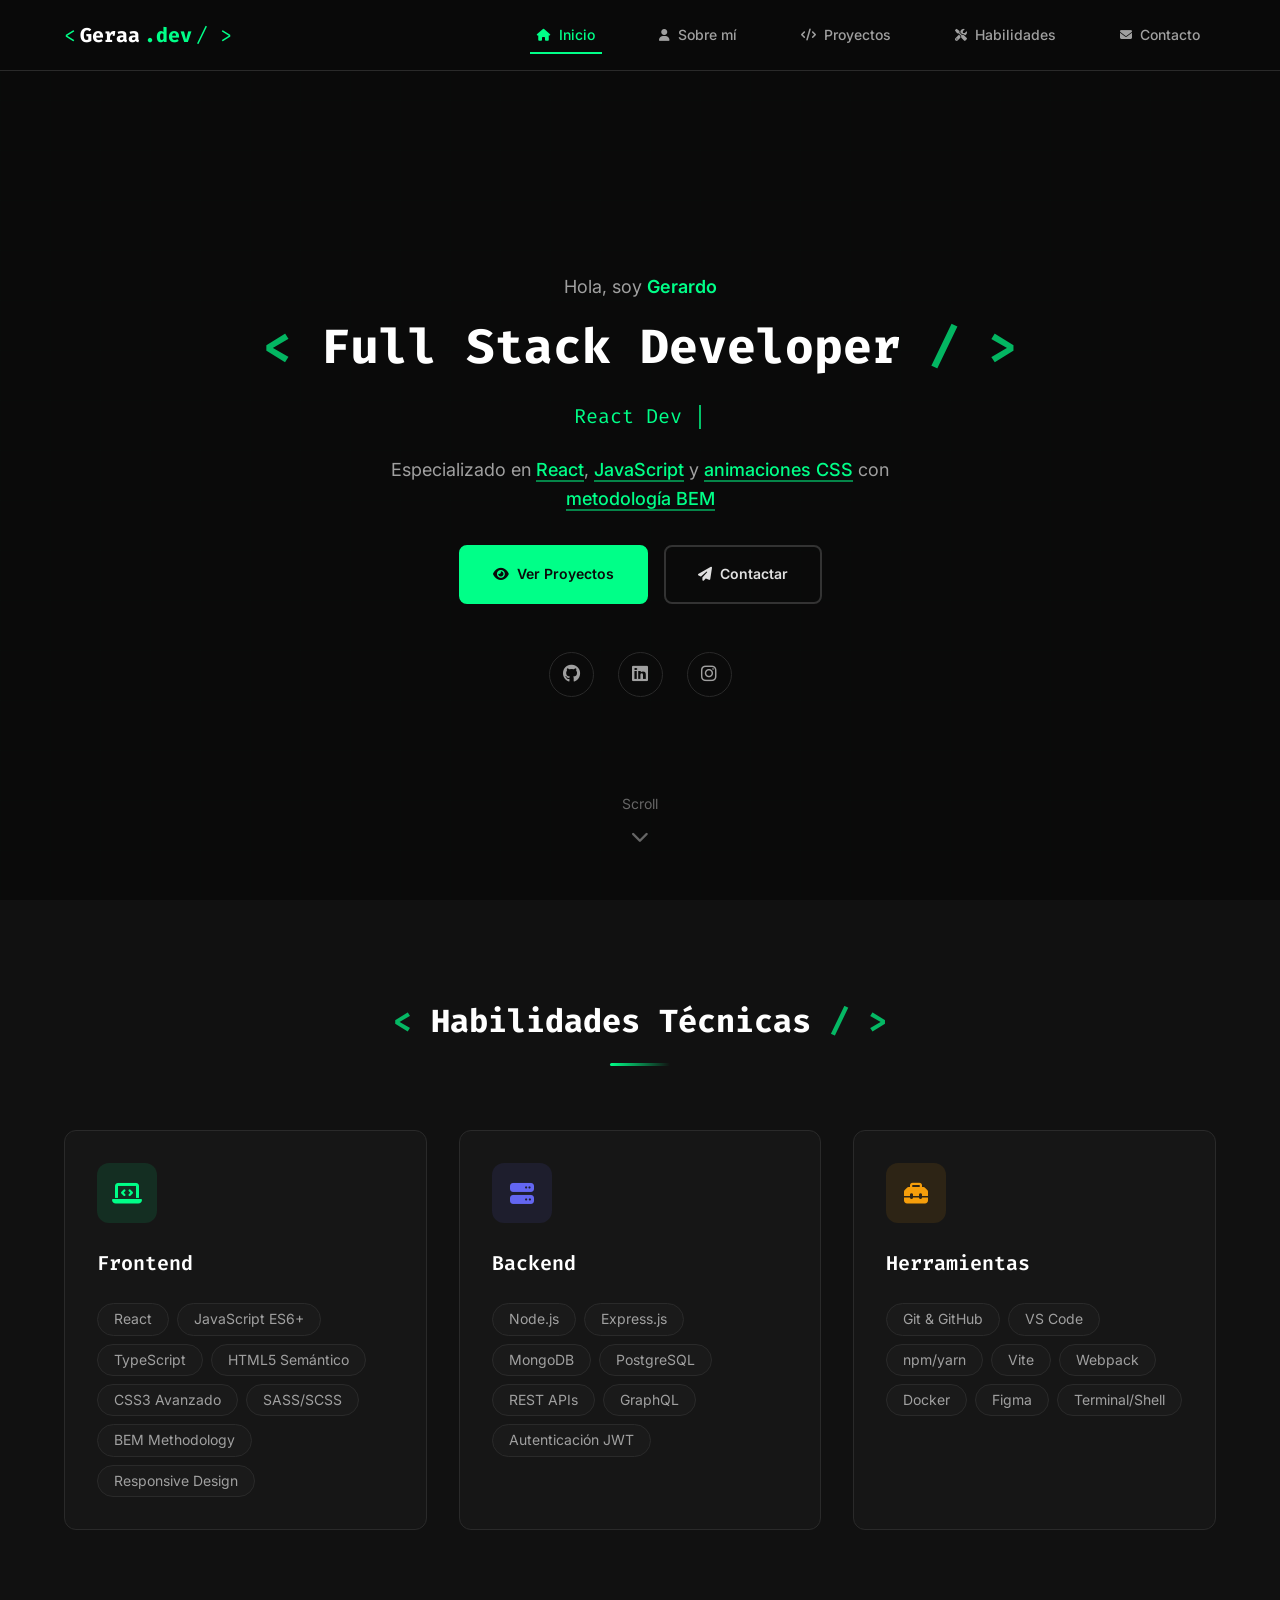
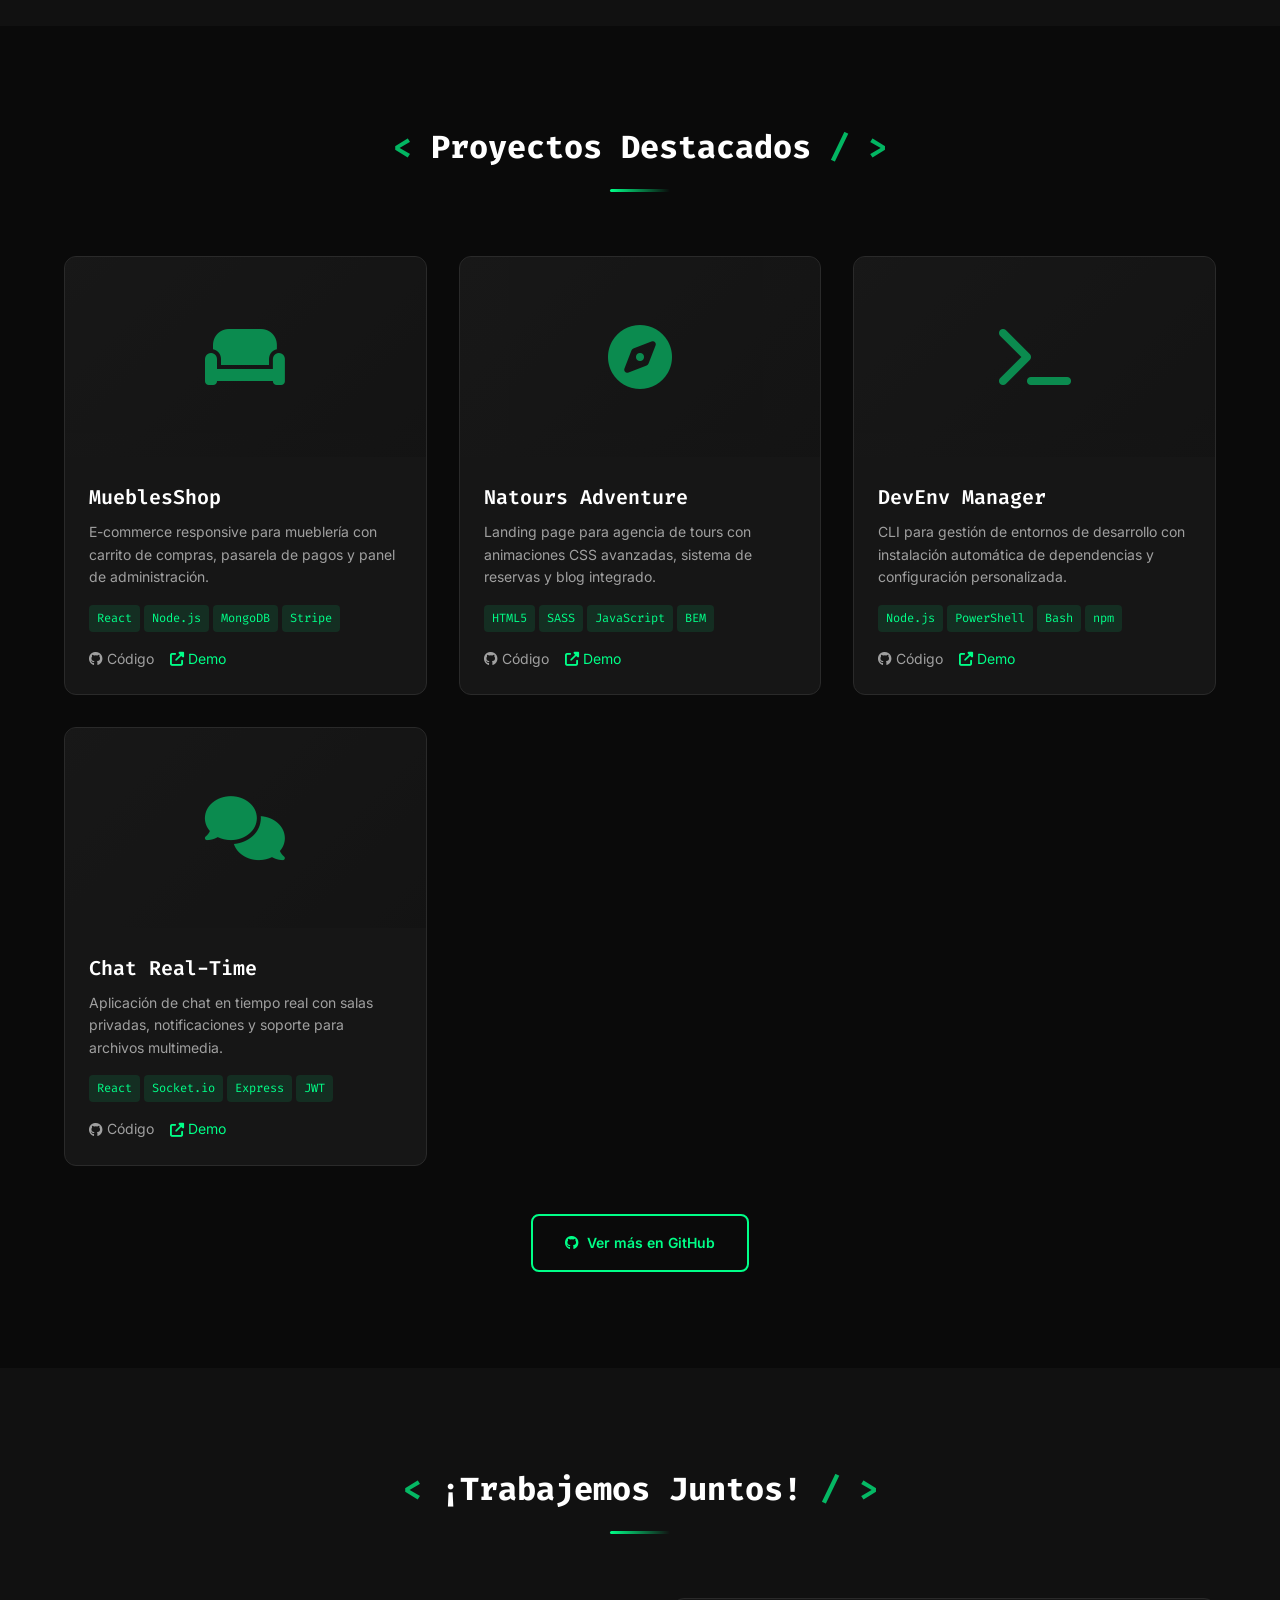
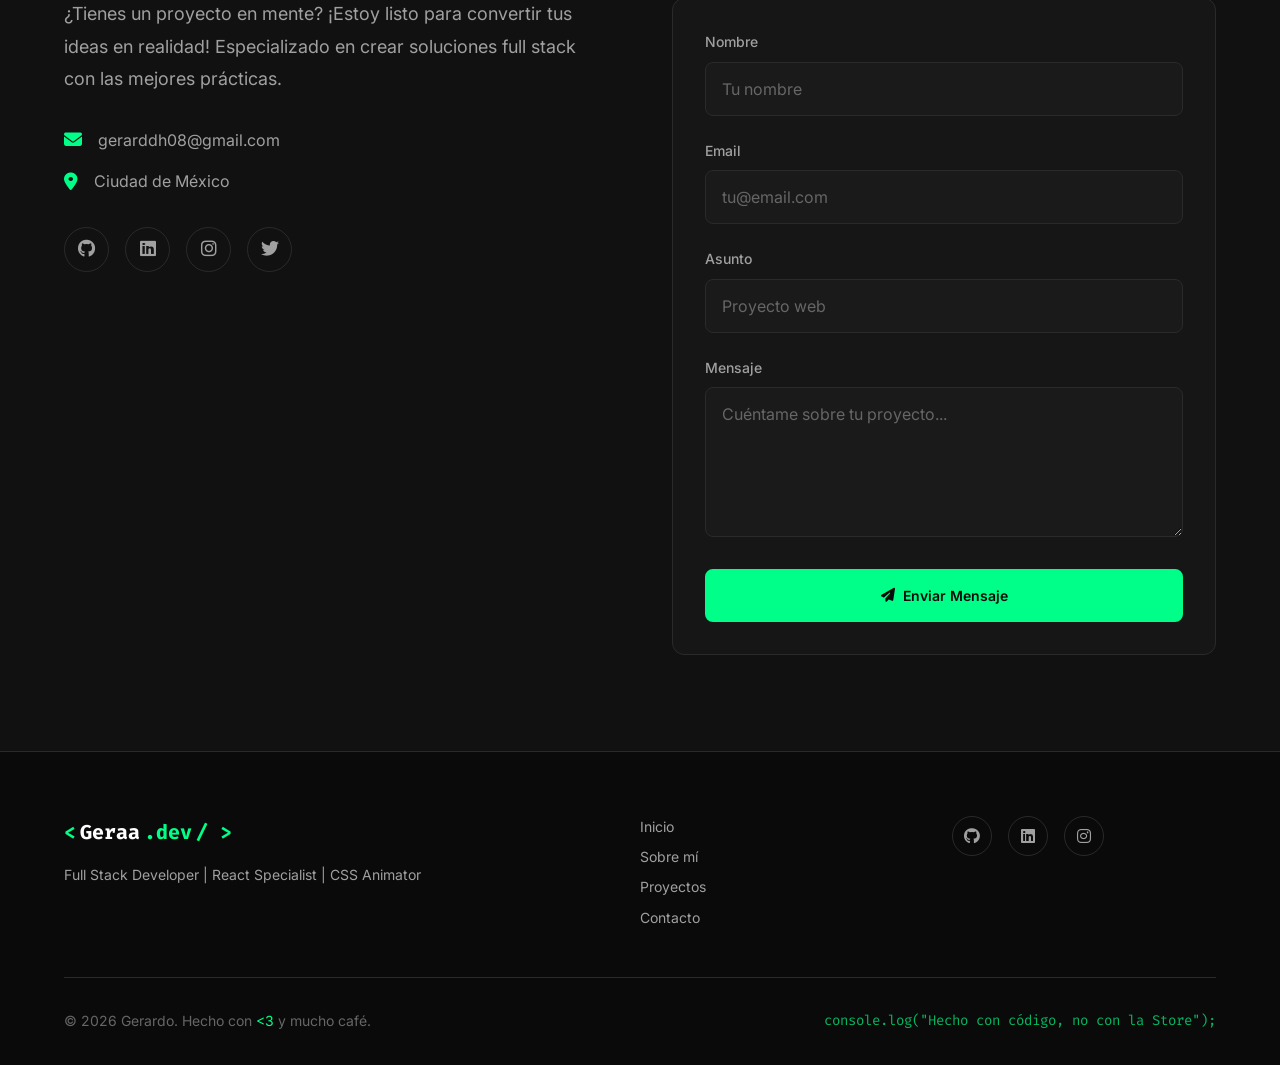
<file: index.html>
<!doctype html>
<html lang="es">
  <head>
    <meta charset="UTF-8" />
    <meta name="viewport" content="width=device-width, initial-scale=1.0" />
    <meta
      name="description"
      content="Portfolio de Gerardo - Desarrollador Full Stack especializado en React, JavaScript y animaciones CSS"
    />
    <meta
      name="keywords"
      content="Full Stack, React, JavaScript, CSS, Frontend, Backend, Portfolio"
    />
    <meta name="author" content="Gerardo" />
    <title>Gerardo | Full Stack Developer</title>
    <link rel="icon" type="image/svg+xml" href="data:image/svg+xml,%3Csvg xmlns='http://www.w3.org/2000/svg' viewBox='0 0 32 32'%3E%3Crect width='32' height='32' rx='4' fill='%231a1a2e'/%3E%3Ctext x='4' y='22' font-family='monospace' font-size='16' fill='%2300ff88' font-weight='bold'%3E%26gt%3B_%3C/text%3E%3C/svg%3E" />
    <link rel="stylesheet" href="style.css" />
    <!-- Google Fonts -->
    <link rel="preconnect" href="https://fonts.googleapis.com" />
    <link rel="preconnect" href="https://fonts.gstatic.com" crossorigin />
    <link
      href="https://fonts.googleapis.com/css2?family=Fira+Code:wght@300;400;500;600;700&family=Inter:wght@300;400;500;600;700&display=swap"
      rel="stylesheet"
    />
    <!-- Font Awesome para iconos -->
    <link
      rel="stylesheet"
      href="https://cdnjs.cloudflare.com/ajax/libs/font-awesome/6.4.0/css/all.min.css"
    />
  </head>
  <body>
    <!-- Header con navegación -->
    <header class="header">
      <nav class="nav container">
        <a href="index.html" class="nav__logo">
          <span class="nav__logo-text"><</span>Geraa<span
            class="nav__logo-accent"
            >.dev</span
          ><span class="nav__logo-text">/ ></span>
        </a>
        <button class="nav__toggle" id="nav-toggle" aria-label="Abrir menú">
          <i class="fas fa-bars"></i>
        </button>
        <ul class="nav__menu" id="nav-menu">
          <li class="nav__item">
            <a href="index.html" class="nav__link nav__link--active">
              <i class="fas fa-home"></i> Inicio
            </a>
          </li>
          <li class="nav__item">
            <a href="aboutme.html" class="nav__link">
              <i class="fas fa-user"></i> Sobre mí
            </a>
          </li>
          <li class="nav__item">
            <a href="#projects" class="nav__link">
              <i class="fas fa-code"></i> Proyectos
            </a>
          </li>
          <li class="nav__item">
            <a href="#skills" class="nav__link">
              <i class="fas fa-tools"></i> Habilidades
            </a>
          </li>
          <li class="nav__item">
            <a href="#contact" class="nav__link">
              <i class="fas fa-envelope"></i> Contacto
            </a>
          </li>
        </ul>
      </nav>
    </header>

    <main>
      <!-- Hero Section -->
      <section class="hero" id="hero">
        <div class="hero__background">
          <div class="hero__matrix" id="matrix-bg"></div>
        </div>
        <div class="hero__content container">
          <p class="hero__greeting">
            Hola, soy <span class="hero__name">Gerardo</span>
          </p>
          <h1 class="hero__title">
            <span class="hero__title-tag"><</span>
            Full Stack Developer
            <span class="hero__title-tag">/ ></span>
          </h1>
          <div class="hero__typing">
            <span class="hero__typing-text" id="typing-text"></span>
            <span class="hero__typing-cursor">|</span>
          </div>
          <p class="hero__description">
            Especializado en <span class="hero__highlight">React</span>,
            <span class="hero__highlight">JavaScript</span> y
            <span class="hero__highlight">animaciones CSS</span> con
            <span class="hero__highlight">metodología BEM</span>
          </p>
          <div class="hero__buttons">
            <a href="#projects" class="btn btn--primary">
              <i class="fas fa-eye"></i> Ver Proyectos
            </a>
            <a href="#contact" class="btn btn--secondary">
              <i class="fas fa-paper-plane"></i> Contactar
            </a>
          </div>
          <div class="hero__social">
            <a
              href="https://github.com/geraa-dev"
              target="_blank"
              class="hero__social-link"
              aria-label="GitHub"
            >
              <i class="fab fa-github"></i>
            </a>
            <a
              href="https://www.linkedin.com/in/gerardo-cervantes-15a504261/"
              target="_blank"
              class="hero__social-link"
              aria-label="LinkedIn"
            >
              <i class="fab fa-linkedin"></i>
            </a>
            <a
              href="https://instagram.com/geraa.js"
              target="_blank"
              class="hero__social-link"
              aria-label="Instagram"
            >
              <i class="fab fa-instagram"></i>
            </a>
          </div>
        </div>
        <div class="hero__scroll">
          <span>Scroll</span>
          <div class="hero__scroll-icon">
            <i class="fas fa-chevron-down"></i>
          </div>
        </div>
      </section>

      <!-- Skills Section -->
      <section class="skills section" id="skills">
        <div class="container">
          <h2 class="section__title">
            <span class="section__title-tag"><</span>
            Habilidades Técnicas
            <span class="section__title-tag">/ ></span>
          </h2>
          <div class="skills__grid">
            <!-- Frontend Skills -->
            <div class="skill-card">
              <div class="skill-card__icon skill-card__icon--frontend">
                <i class="fas fa-laptop-code"></i>
              </div>
              <h3 class="skill-card__title">Frontend</h3>
              <ul class="skill-card__list">
                <li><span class="skill-tag">React</span></li>
                <li><span class="skill-tag">JavaScript ES6+</span></li>
                <li><span class="skill-tag">TypeScript</span></li>
                <li><span class="skill-tag">HTML5 Semántico</span></li>
                <li><span class="skill-tag">CSS3 Avanzado</span></li>
                <li><span class="skill-tag">SASS/SCSS</span></li>
                <li><span class="skill-tag">BEM Methodology</span></li>
                <li><span class="skill-tag">Responsive Design</span></li>
              </ul>
            </div>

            <!-- Backend Skills -->
            <div class="skill-card">
              <div class="skill-card__icon skill-card__icon--backend">
                <i class="fas fa-server"></i>
              </div>
              <h3 class="skill-card__title">Backend</h3>
              <ul class="skill-card__list">
                <li><span class="skill-tag">Node.js</span></li>
                <li><span class="skill-tag">Express.js</span></li>
                <li><span class="skill-tag">MongoDB</span></li>
                <li><span class="skill-tag">PostgreSQL</span></li>
                <li><span class="skill-tag">REST APIs</span></li>
                <li><span class="skill-tag">GraphQL</span></li>
                <li><span class="skill-tag">Autenticación JWT</span></li>
              </ul>
            </div>

            <!-- Tools & Others -->
            <div class="skill-card">
              <div class="skill-card__icon skill-card__icon--tools">
                <i class="fas fa-toolbox"></i>
              </div>
              <h3 class="skill-card__title">Herramientas</h3>
              <ul class="skill-card__list">
                <li><span class="skill-tag">Git & GitHub</span></li>
                <li><span class="skill-tag">VS Code</span></li>
                <li><span class="skill-tag">npm/yarn</span></li>
                <li><span class="skill-tag">Vite</span></li>
                <li><span class="skill-tag">Webpack</span></li>
                <li><span class="skill-tag">Docker</span></li>
                <li><span class="skill-tag">Figma</span></li>
                <li><span class="skill-tag">Terminal/Shell</span></li>
              </ul>
            </div>
          </div>
        </div>
      </section>

      <!-- Projects Section -->
      <section class="projects section" id="projects">
        <div class="container">
          <h2 class="section__title">
            <span class="section__title-tag"><</span>
            Proyectos Destacados
            <span class="section__title-tag">/ ></span>
          </h2>
          <div class="projects__grid">
            <!-- Project 1 -->
            <article class="project-card">
              <div class="project-card__image">
                <div class="project-card__placeholder">
                  <i class="fas fa-couch"></i>
                </div>
              </div>
              <div class="project-card__content">
                <h3 class="project-card__title">MueblesShop</h3>
                <p class="project-card__description">
                  E-commerce responsive para mueblería con carrito de compras,
                  pasarela de pagos y panel de administración.
                </p>
                <div class="project-card__tech">
                  <span class="tech-tag">React</span>
                  <span class="tech-tag">Node.js</span>
                  <span class="tech-tag">MongoDB</span>
                  <span class="tech-tag">Stripe</span>
                </div>
                <div class="project-card__links">
                  <a
                    href="#"
                    class="project-card__link"
                    aria-label="Ver código"
                  >
                    <i class="fab fa-github"></i> Código
                  </a>
                  <a
                    href="#"
                    class="project-card__link project-card__link--demo"
                    aria-label="Ver demo"
                  >
                    <i class="fas fa-external-link-alt"></i> Demo
                  </a>
                </div>
              </div>
            </article>

            <!-- Project 2 -->
            <article class="project-card">
              <div class="project-card__image">
                <div class="project-card__placeholder">
                  <i class="fas fa-compass"></i>
                </div>
              </div>
              <div class="project-card__content">
                <h3 class="project-card__title">Natours Adventure</h3>
                <p class="project-card__description">
                  Landing page para agencia de tours con animaciones CSS
                  avanzadas, sistema de reservas y blog integrado.
                </p>
                <div class="project-card__tech">
                  <span class="tech-tag">HTML5</span>
                  <span class="tech-tag">SASS</span>
                  <span class="tech-tag">JavaScript</span>
                  <span class="tech-tag">BEM</span>
                </div>
                <div class="project-card__links">
                  <a
                    href="#"
                    class="project-card__link"
                    aria-label="Ver código"
                  >
                    <i class="fab fa-github"></i> Código
                  </a>
                  <a
                    href="#"
                    class="project-card__link project-card__link--demo"
                    aria-label="Ver demo"
                  >
                    <i class="fas fa-external-link-alt"></i> Demo
                  </a>
                </div>
              </div>
            </article>

            <!-- Project 3 -->
            <article class="project-card">
              <div class="project-card__image">
                <div class="project-card__placeholder">
                  <i class="fas fa-terminal"></i>
                </div>
              </div>
              <div class="project-card__content">
                <h3 class="project-card__title">DevEnv Manager</h3>
                <p class="project-card__description">
                  CLI para gestión de entornos de desarrollo con instalación
                  automática de dependencias y configuración personalizada.
                </p>
                <div class="project-card__tech">
                  <span class="tech-tag">Node.js</span>
                  <span class="tech-tag">PowerShell</span>
                  <span class="tech-tag">Bash</span>
                  <span class="tech-tag">npm</span>
                </div>
                <div class="project-card__links">
                  <a
                    href="#"
                    class="project-card__link"
                    aria-label="Ver código"
                  >
                    <i class="fab fa-github"></i> Código
                  </a>
                  <a
                    href="#"
                    class="project-card__link project-card__link--demo"
                    aria-label="Ver demo"
                  >
                    <i class="fas fa-external-link-alt"></i> Demo
                  </a>
                </div>
              </div>
            </article>

            <!-- Project 4 -->
            <article class="project-card">
              <div class="project-card__image">
                <div class="project-card__placeholder">
                  <i class="fas fa-comments"></i>
                </div>
              </div>
              <div class="project-card__content">
                <h3 class="project-card__title">Chat Real-Time</h3>
                <p class="project-card__description">
                  Aplicación de chat en tiempo real con salas privadas,
                  notificaciones y soporte para archivos multimedia.
                </p>
                <div class="project-card__tech">
                  <span class="tech-tag">React</span>
                  <span class="tech-tag">Socket.io</span>
                  <span class="tech-tag">Express</span>
                  <span class="tech-tag">JWT</span>
                </div>
                <div class="project-card__links">
                  <a
                    href="#"
                    class="project-card__link"
                    aria-label="Ver código"
                  >
                    <i class="fab fa-github"></i> Código
                  </a>
                  <a
                    href="#"
                    class="project-card__link project-card__link--demo"
                    aria-label="Ver demo"
                  >
                    <i class="fas fa-external-link-alt"></i> Demo
                  </a>
                </div>
              </div>
            </article>
          </div>
          <div class="projects__cta">
            <a
              href="https://github.com/geraa-dev"
              target="_blank"
              class="btn btn--outline"
            >
              <i class="fab fa-github"></i> Ver más en GitHub
            </a>
          </div>
        </div>
      </section>

      <!-- Contact Section -->
      <section class="contact section" id="contact">
        <div class="container">
          <h2 class="section__title">
            <span class="section__title-tag"><</span>
            ¡Trabajemos Juntos!
            <span class="section__title-tag">/ ></span>
          </h2>
          <div class="contact__content">
            <div class="contact__info">
              <p class="contact__text">
                ¿Tienes un proyecto en mente? ¡Estoy listo para convertir tus
                ideas en realidad! Especializado en crear soluciones full stack
                con las mejores prácticas.
              </p>
              <div class="contact__details">
                <div class="contact__item">
                  <i class="fas fa-envelope"></i>
                  <span>gerarddh08@gmail.com</span>
                </div>
                <div class="contact__item">
                  <i class="fas fa-map-marker-alt"></i>
                  <span>Ciudad de México</span>
                </div>
              </div>
              <div class="contact__social">
                <a
                  href="https://github.com/geraa-dev"
                  target="_blank"
                  class="contact__social-link"
                  aria-label="GitHub"
                >
                  <i class="fab fa-github"></i>
                </a>
                <a
                  href="https://www.linkedin.com/in/gerardo-cervantes-15a504261/"
                  target="_blank"
                  class="contact__social-link"
                  aria-label="LinkedIn"
                >
                  <i class="fab fa-linkedin"></i>
                </a>
                <a
                  href="https://instagram.com/geraa.js"
                  target="_blank"
                  class="contact__social-link"
                  aria-label="Instagram"
                >
                  <i class="fab fa-instagram"></i>
                </a>
                <a
                  href="https://x.com/geraajs"
                  target="_blank"
                  class="contact__social-link"
                  aria-label="Twitter"
                >
                  <i class="fab fa-twitter"></i>
                </a>
              </div>
            </div>
            <form class="contact__form" id="contact-form">
              <div class="form-group">
                <label for="name" class="form-label">Nombre</label>
                <input
                  type="text"
                  id="name"
                  name="name"
                  class="form-input"
                  required
                  placeholder="Tu nombre"
                />
              </div>
              <div class="form-group">
                <label for="email" class="form-label">Email</label>
                <input
                  type="email"
                  id="email"
                  name="email"
                  class="form-input"
                  required
                  placeholder="tu@email.com"
                />
              </div>
              <div class="form-group">
                <label for="subject" class="form-label">Asunto</label>
                <input
                  type="text"
                  id="subject"
                  name="subject"
                  class="form-input"
                  required
                  placeholder="Proyecto web"
                />
              </div>
              <div class="form-group">
                <label for="message" class="form-label">Mensaje</label>
                <textarea
                  id="message"
                  name="message"
                  class="form-textarea"
                  required
                  placeholder="Cuéntame sobre tu proyecto..."
                ></textarea>
              </div>
              <button type="submit" class="btn btn--primary btn--full">
                <i class="fas fa-paper-plane"></i> Enviar Mensaje
              </button>
            </form>
          </div>
        </div>
      </section>
    </main>

    <!-- Footer -->
    <footer class="footer">
      <div class="container">
        <div class="footer__content">
          <div class="footer__brand">
            <a href="index.html" class="footer__logo">
              <span class="footer__logo-text"><</span>Geraa<span
                class="footer__logo-accent"
                >.dev</span
              ><span class="footer__logo-text">/ ></span>
            </a>
            <p class="footer__tagline">
              Full Stack Developer | React Specialist | CSS Animator
            </p>
          </div>
          <div class="footer__links">
            <a href="index.html" class="footer__link">Inicio</a>
            <a href="aboutme.html" class="footer__link">Sobre mí</a>
            <a href="#projects" class="footer__link">Proyectos</a>
            <a href="#contact" class="footer__link">Contacto</a>
          </div>
          <div class="footer__social">
            <a
              href="https://github.com/geraa-dev"
              target="_blank"
              aria-label="GitHub"
              ><i class="fab fa-github"></i
            ></a>
            <a
              href="https://www.linkedin.com/in/gerardo-cervantes-15a504261/"
              target="_blank"
              aria-label="LinkedIn"
              ><i class="fab fa-linkedin"></i
            ></a>
            <a
              href="https://instagram.com/geraa.js"
              target="_blank"
              aria-label="Instagram"
              ><i class="fab fa-instagram"></i
            ></a>
          </div>
        </div>
        <div class="footer__bottom">
          <p>
            &copy; 2026 Gerardo. Hecho con
            <span class="footer__heart"><3</span> y mucho café.
          </p>
          <p class="footer__code">
            console.log("Hecho con código, no con la Store");
          </p>
        </div>
      </div>
    </footer>

    <!-- Scripts -->
    <script src="script.js"></script>
  </body>
</html>
</file>
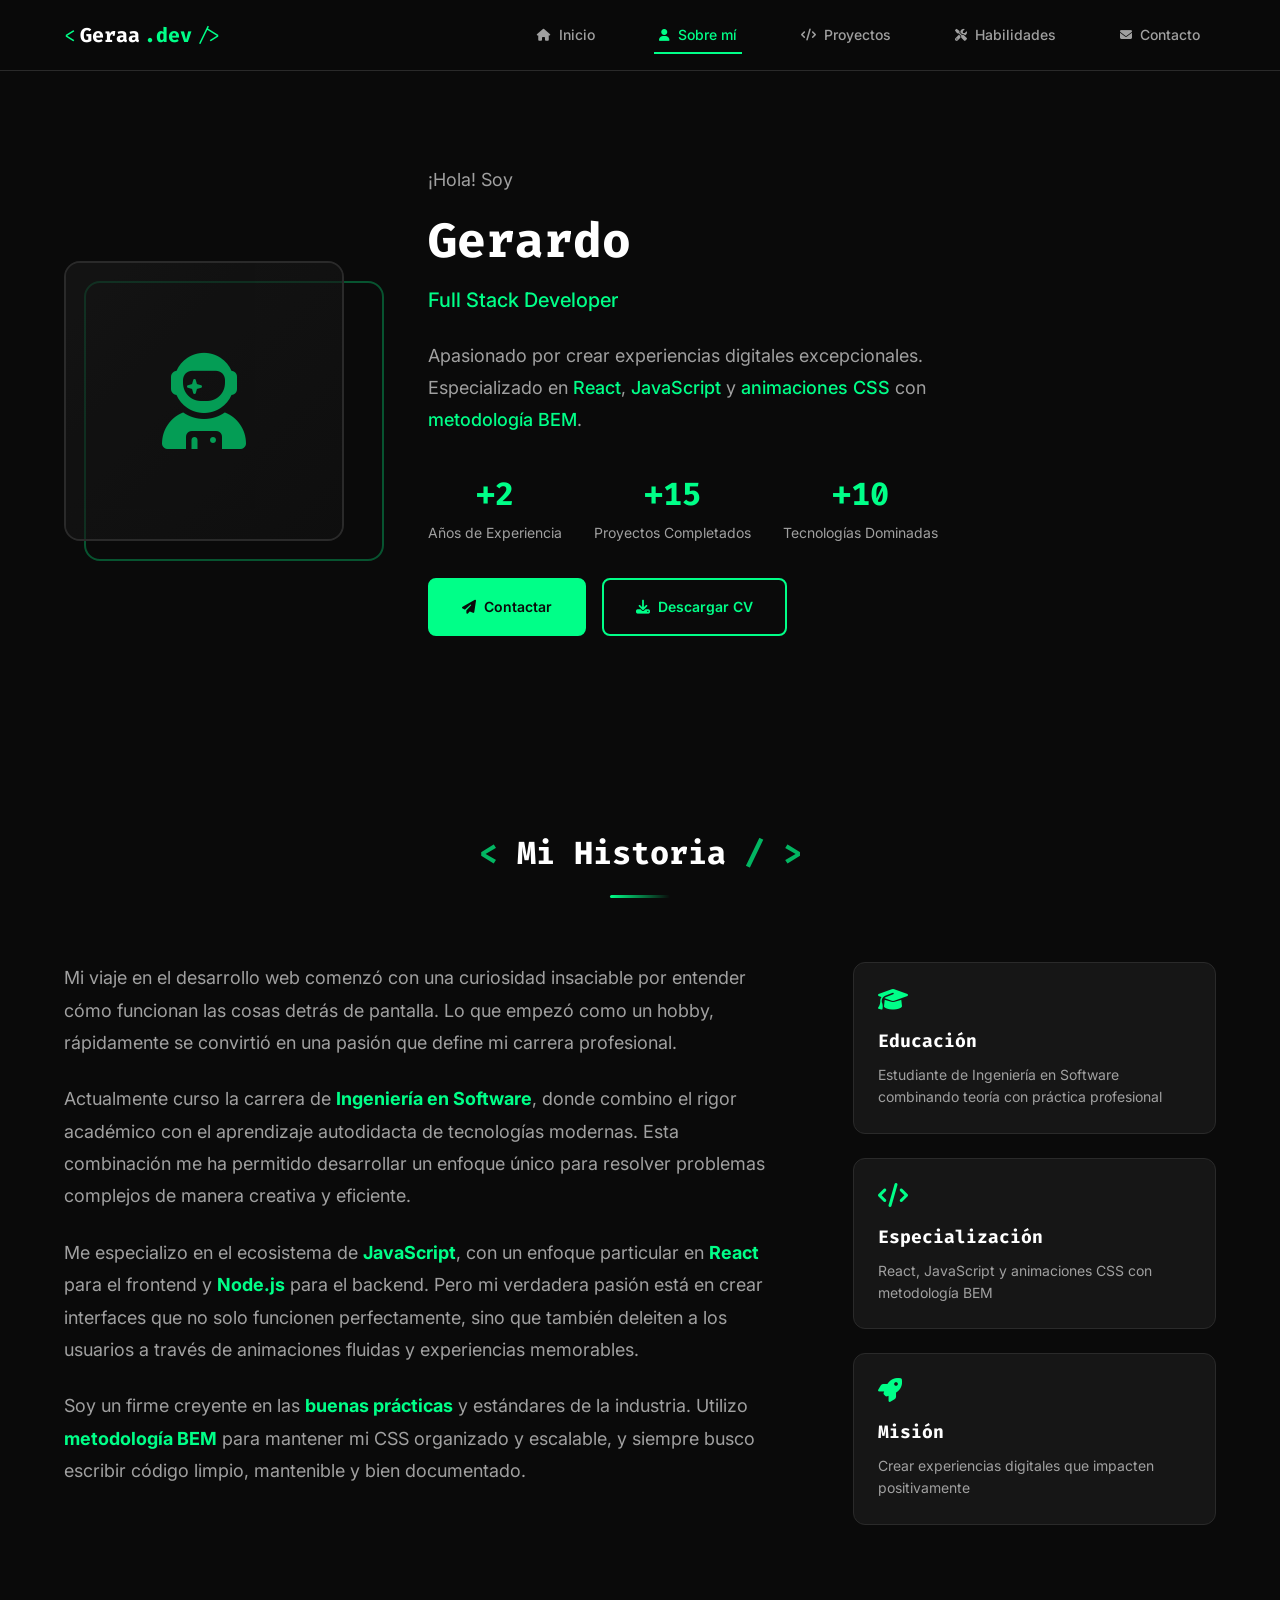
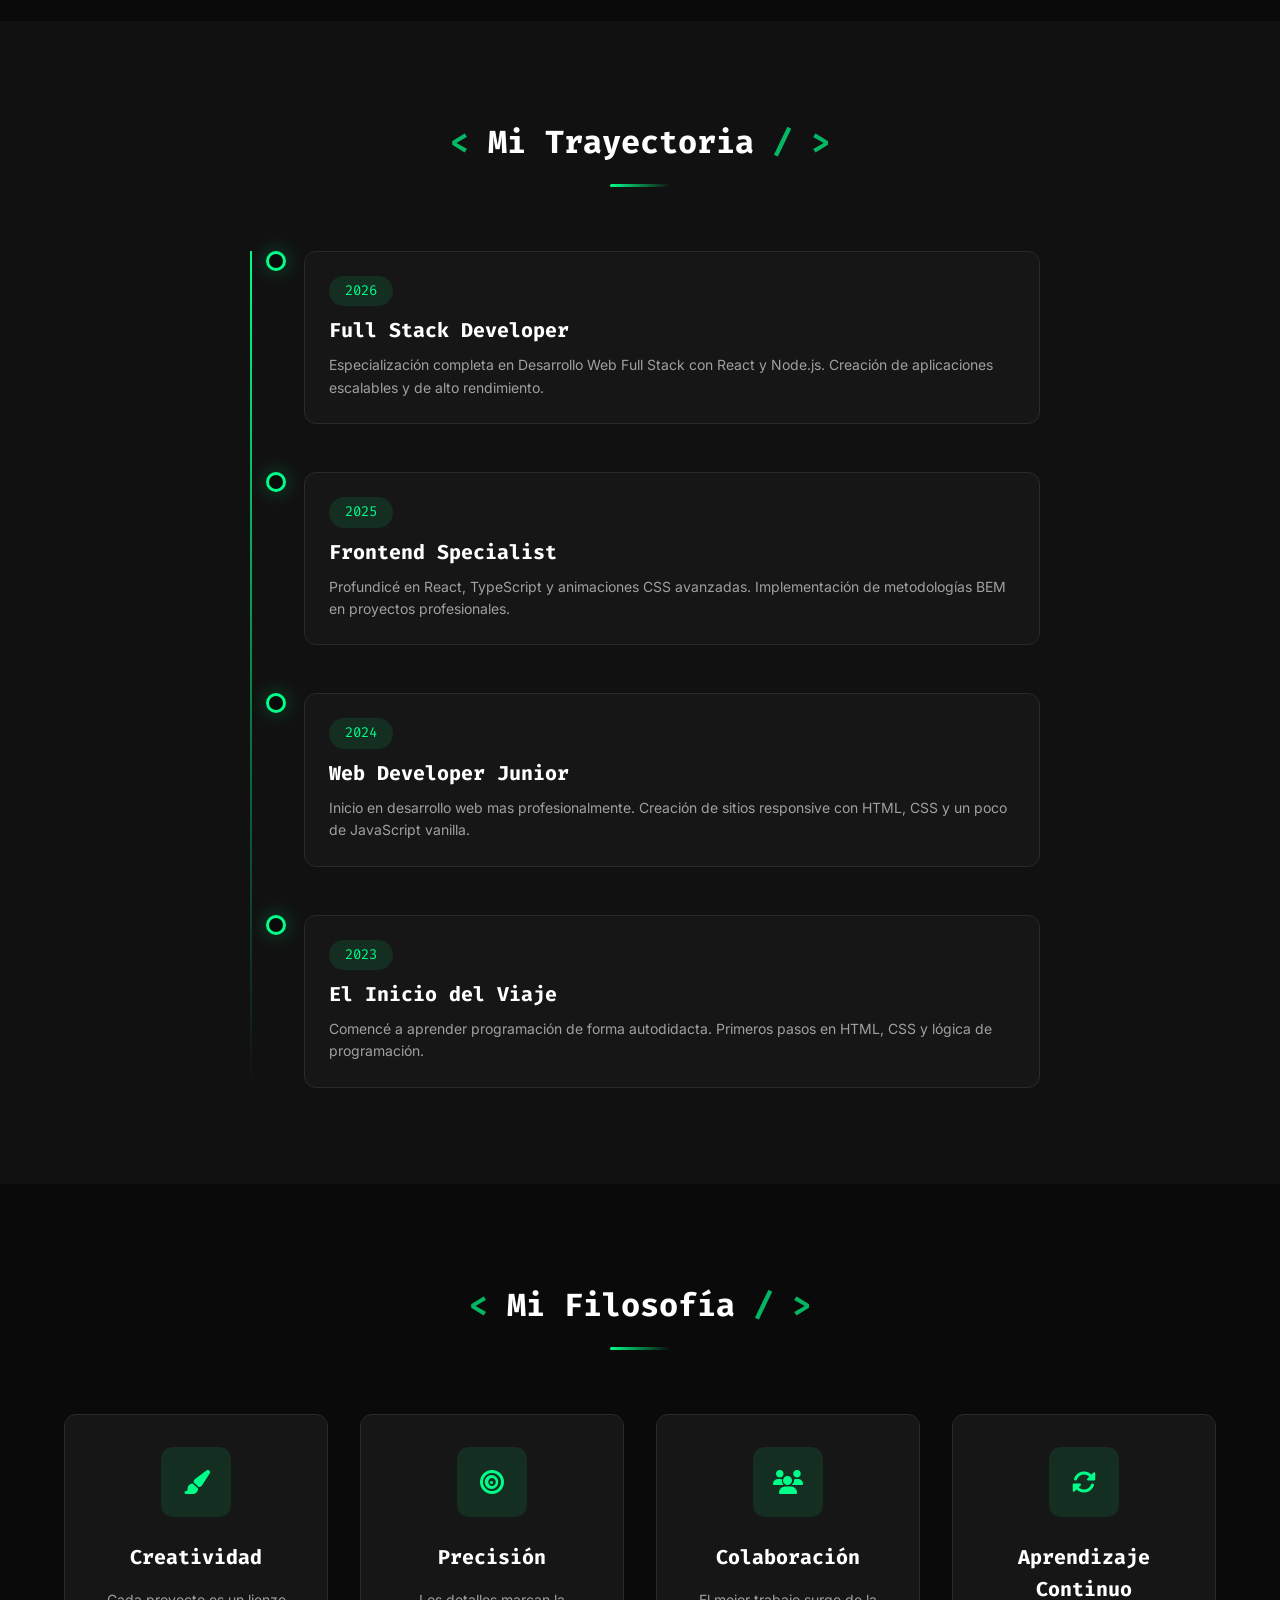
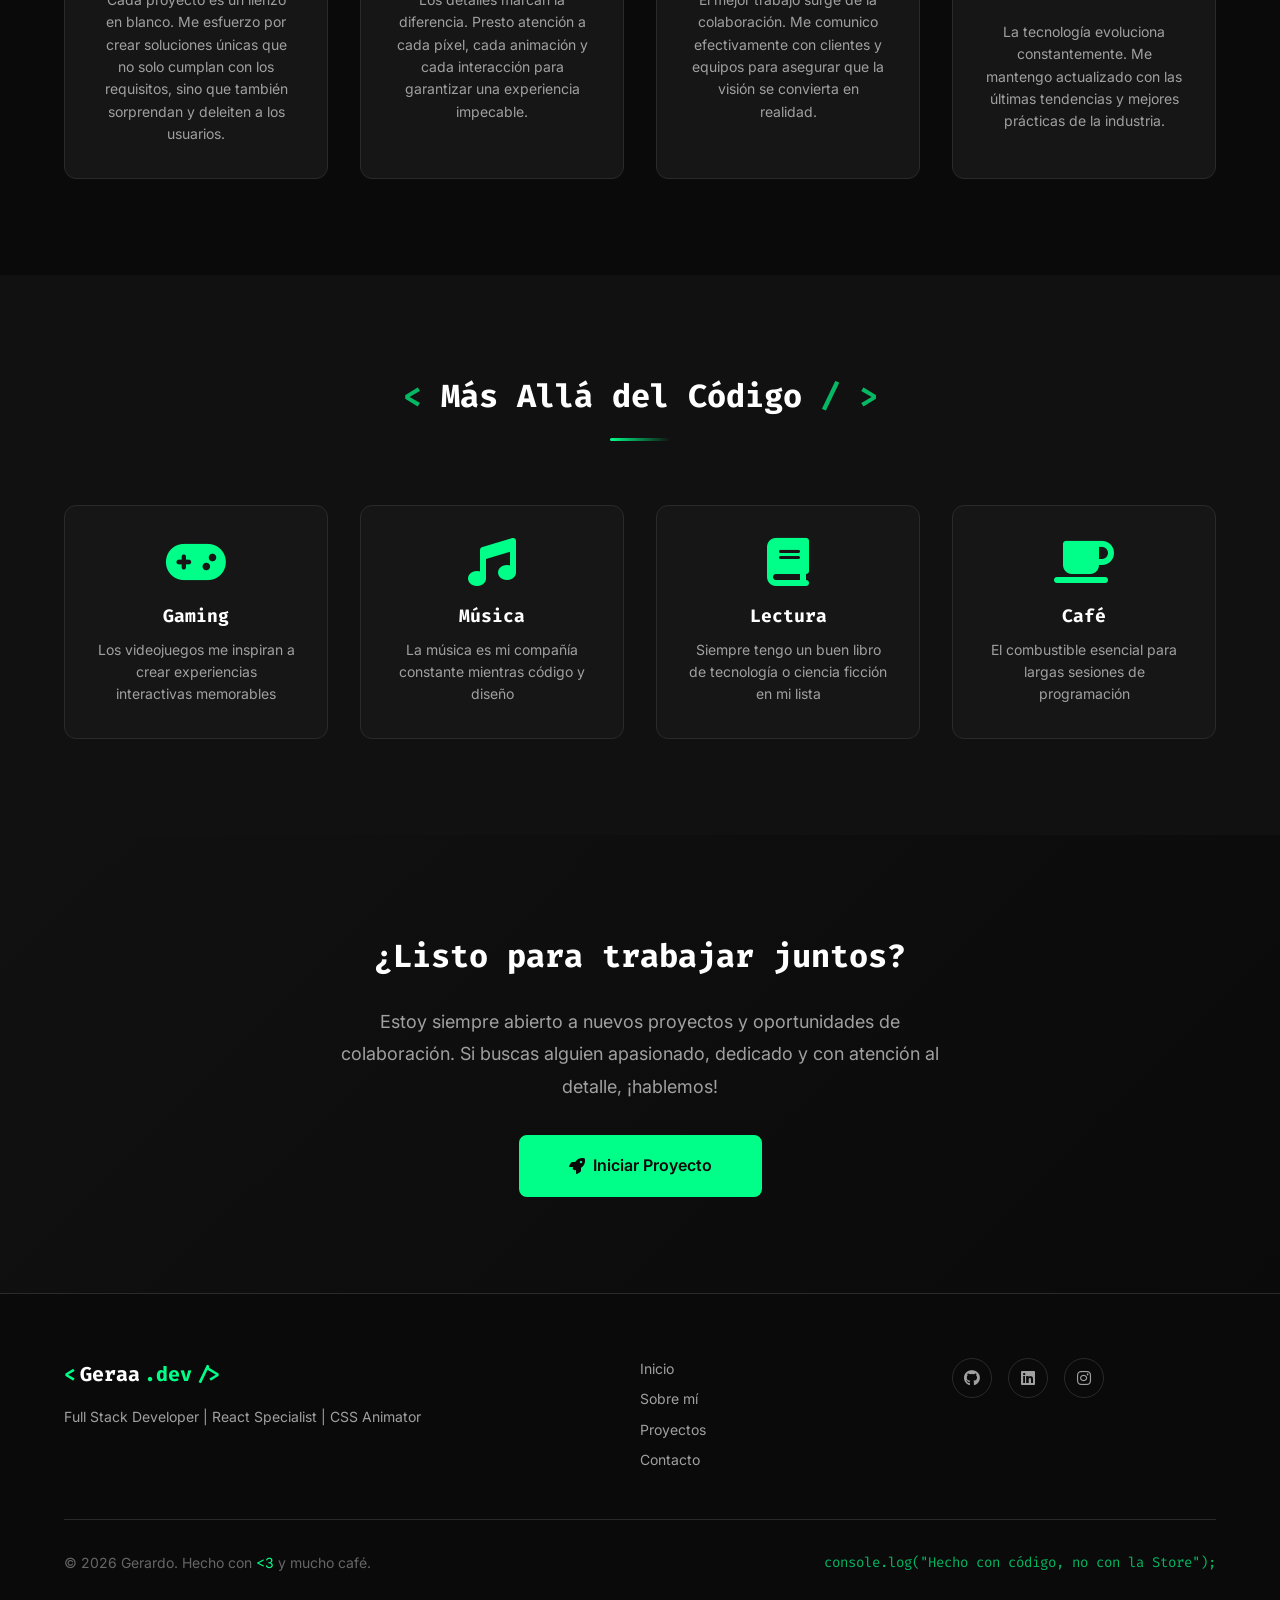
<file: aboutme.html>
<!doctype html>
<html lang="es">
  <head>
    <meta charset="UTF-8" />
    <meta name="viewport" content="width=device-width, initial-scale=1.0" />
    <meta
      name="description"
      content="Sobre mí - Gerardo, Desarrollador Full Stack especializado en React y JavaScript"
    />
    <meta
      name="keywords"
      content="Full Stack, React, JavaScript, CSS, Frontend, Backend, Sobre mí"
    />
    <meta name="author" content="Gerardo" />
    <title>Sobre mí | Gerardo - Full Stack Developer</title>
    <link
      rel="icon"
      type="image/svg+xml"
      href="data:image/svg+xml,%3Csvg xmlns='http://www.w3.org/2000/svg' viewBox='0 0 32 32'%3E%3Crect width='32' height='32' rx='4' fill='%231a1a2e'/%3E%3Ctext x='4' y='22' font-family='monospace' font-size='16' fill='%2300ff88' font-weight='bold'%3E%26gt%3B_%3C/text%3E%3C/svg%3E"
    />
    <link rel="stylesheet" href="style.css" />
    <!-- Google Fonts -->
    <link rel="preconnect" href="https://fonts.googleapis.com" />
    <link rel="preconnect" href="https://fonts.gstatic.com" crossorigin />
    <link
      href="https://fonts.googleapis.com/css2?family=Fira+Code:wght@300;400;500;600;700&family=Inter:wght@300;400;500;600;700&display=swap"
      rel="stylesheet"
    />
    <!-- Font Awesome para iconos -->
    <link
      rel="stylesheet"
      href="https://cdnjs.cloudflare.com/ajax/libs/font-awesome/6.4.0/css/all.min.css"
    />
  </head>
  <body>
    <!-- Header con navegación -->
    <header class="header">
      <nav class="nav container">
        <a href="index.html" class="nav__logo">
          <span class="nav__logo-text"><</span>Geraa<span
            class="nav__logo-accent"
            >.dev</span
          ><span class="nav__logo-text">/></span>
        </a>
        <button class="nav__toggle" id="nav-toggle" aria-label="Abrir menú">
          <i class="fas fa-bars"></i>
        </button>
        <ul class="nav__menu" id="nav-menu">
          <li class="nav__item">
            <a href="index.html" class="nav__link">
              <i class="fas fa-home"></i> Inicio
            </a>
          </li>
          <li class="nav__item">
            <a href="aboutme.html" class="nav__link nav__link--active">
              <i class="fas fa-user"></i> Sobre mí
            </a>
          </li>
          <li class="nav__item">
            <a href="index.html#projects" class="nav__link">
              <i class="fas fa-code"></i> Proyectos
            </a>
          </li>
          <li class="nav__item">
            <a href="index.html#skills" class="nav__link">
              <i class="fas fa-tools"></i> Habilidades
            </a>
          </li>
          <li class="nav__item">
            <a href="index.html#contact" class="nav__link">
              <i class="fas fa-envelope"></i> Contacto
            </a>
          </li>
        </ul>
      </nav>
    </header>

    <main>
      <!-- About Hero Section -->
      <section class="about-hero">
        <div class="container">
          <div class="about-hero__content">
            <div class="about-hero__image">
              <div class="about-hero__image-wrapper">
                <div class="about-hero__placeholder">
                  <i class="fas fa-user-astronaut"></i>
                </div>
              </div>
              <div class="about-hero__image-decoration"></div>
            </div>
            <div class="about-hero__info">
              <p class="about-hero__greeting">¡Hola! Soy</p>
              <h1 class="about-hero__title">Gerardo</h1>
              <p class="about-hero__subtitle">Full Stack Developer</p>
              <p class="about-hero__description">
                Apasionado por crear experiencias digitales excepcionales.
                Especializado en <span class="highlight">React</span>,
                <span class="highlight">JavaScript</span> y
                <span class="highlight">animaciones CSS</span> con
                <span class="highlight">metodología BEM</span>.
              </p>
              <div class="about-hero__stats">
                <div class="stat">
                  <span class="stat__number">+2</span>
                  <span class="stat__label">Años de Experiencia</span>
                </div>
                <div class="stat">
                  <span class="stat__number">+15</span>
                  <span class="stat__label">Proyectos Completados</span>
                </div>
                <div class="stat">
                  <span class="stat__number">+10</span>
                  <span class="stat__label">Tecnologías Dominadas</span>
                </div>
              </div>
              <div class="about-hero__buttons">
                <a href="index.html#contact" class="btn btn--primary">
                  <i class="fas fa-paper-plane"></i> Contactar
                </a>
                <a href="#" class="btn btn--outline">
                  <i class="fas fa-download"></i> Descargar CV
                </a>
              </div>
            </div>
          </div>
        </div>
      </section>

      <!-- Story Section -->
      <section class="about-story section">
        <div class="container">
          <h2 class="section__title">
            <span class="section__title-tag"><</span>
            Mi Historia
            <span class="section__title-tag">/ ></span>
          </h2>
          <div class="about-story__content">
            <div class="about-story__text">
              <p>
                Mi viaje en el desarrollo web comenzó con una curiosidad
                insaciable por entender cómo funcionan las cosas detrás de
                pantalla. Lo que empezó como un hobby, rápidamente se convirtió
                en una pasión que define mi carrera profesional.
              </p>
              <p>
                Actualmente curso la carrera de <strong>Ingeniería en Software</strong>,
                donde combino el rigor académico con el aprendizaje autodidacta
                de tecnologías modernas. Esta combinación me ha permitido
                desarrollar un enfoque único para resolver problemas complejos
                de manera creativa y eficiente.
              </p>
              <p>
                Me especializo en el ecosistema de <strong>JavaScript</strong>,
                con un enfoque particular en <strong>React</strong> para el
                frontend y <strong>Node.js</strong>
                para el backend. Pero mi verdadera pasión está en crear
                interfaces que no solo funcionen perfectamente, sino que también
                deleiten a los usuarios a través de animaciones fluidas y
                experiencias memorables.
              </p>
              <p>
                Soy un firme creyente en las <strong>buenas prácticas</strong> y
                estándares de la industria. Utilizo
                <strong>metodología BEM</strong> para mantener mi CSS organizado
                y escalable, y siempre busco escribir código limpio, mantenible
                y bien documentado.
              </p>
            </div>
            <div class="about-story__highlights">
              <div class="highlight-card">
                <i class="fas fa-graduation-cap"></i>
                <h3>Educación</h3>
                <p>
                  Estudiante de Ingeniería en Software combinando teoría con práctica
                  profesional
                </p>
              </div>
              <div class="highlight-card">
                <i class="fas fa-code"></i>
                <h3>Especialización</h3>
                <p>React, JavaScript y animaciones CSS con metodología BEM</p>
              </div>
              <div class="highlight-card">
                <i class="fas fa-rocket"></i>
                <h3>Misión</h3>
                <p>Crear experiencias digitales que impacten positivamente</p>
              </div>
            </div>
          </div>
        </div>
      </section>

      <!-- Timeline Section -->
      <section class="about-timeline section">
        <div class="container">
          <h2 class="section__title">
            <span class="section__title-tag"><</span>
            Mi Trayectoria
            <span class="section__title-tag">/ ></span>
          </h2>
          <div class="timeline">
            <div class="timeline__item">
              <div class="timeline__marker"></div>
              <div class="timeline__content">
                <span class="timeline__year">2026</span>
                <h3 class="timeline__title">Full Stack Developer</h3>
                <p class="timeline__description">
                  Especialización completa en Desarrollo Web Full Stack con
                  React y Node.js. Creación de aplicaciones escalables y de alto
                  rendimiento.
                </p>
              </div>
            </div>
            <div class="timeline__item">
              <div class="timeline__marker"></div>
              <div class="timeline__content">
                <span class="timeline__year">2025</span>
                <h3 class="timeline__title">Frontend Specialist</h3>
                <p class="timeline__description">
                  Profundicé en React, TypeScript y animaciones CSS avanzadas.
                  Implementación de metodologías BEM en proyectos profesionales.
                </p>
              </div>
            </div>
            <div class="timeline__item">
              <div class="timeline__marker"></div>
              <div class="timeline__content">
                <span class="timeline__year">2024</span>
                <h3 class="timeline__title">Web Developer Junior</h3>
                <p class="timeline__description">
                  Inicio en desarrollo web mas profesionalmente. Creación de
                  sitios responsive con HTML, CSS y un poco de JavaScript vanilla.
                </p>
              </div>
            </div>
            <div class="timeline__item">
              <div class="timeline__marker"></div>
              <div class="timeline__content">
                <span class="timeline__year">2023</span>
                <h3 class="timeline__title">El Inicio del Viaje</h3>
                <p class="timeline__description">
                  Comencé a aprender programación de forma autodidacta. Primeros
                  pasos en HTML, CSS y lógica de programación.
                </p>
              </div>
            </div>
          </div>
        </div>
      </section>

      <!-- Philosophy Section -->
      <section class="about-philosophy section">
        <div class="container">
          <h2 class="section__title">
            <span class="section__title-tag"><</span>
            Mi Filosofía
            <span class="section__title-tag">/ ></span>
          </h2>
          <div class="philosophy__grid">
            <div class="philosophy__card">
              <div class="philosophy__icon">
                <i class="fas fa-paint-brush"></i>
              </div>
              <h3 class="philosophy__title">Creatividad</h3>
              <p class="philosophy__text">
                Cada proyecto es un lienzo en blanco. Me esfuerzo por crear
                soluciones únicas que no solo cumplan con los requisitos, sino
                que también sorprendan y deleiten a los usuarios.
              </p>
            </div>
            <div class="philosophy__card">
              <div class="philosophy__icon">
                <i class="fas fa-bullseye"></i>
              </div>
              <h3 class="philosophy__title">Precisión</h3>
              <p class="philosophy__text">
                Los detalles marcan la diferencia. Presto atención a cada píxel,
                cada animación y cada interacción para garantizar una
                experiencia impecable.
              </p>
            </div>
            <div class="philosophy__card">
              <div class="philosophy__icon">
                <i class="fas fa-users"></i>
              </div>
              <h3 class="philosophy__title">Colaboración</h3>
              <p class="philosophy__text">
                El mejor trabajo surge de la colaboración. Me comunico
                efectivamente con clientes y equipos para asegurar que la visión
                se convierta en realidad.
              </p>
            </div>
            <div class="philosophy__card">
              <div class="philosophy__icon">
                <i class="fas fa-sync-alt"></i>
              </div>
              <h3 class="philosophy__title">Aprendizaje Continuo</h3>
              <p class="philosophy__text">
                La tecnología evoluciona constantemente. Me mantengo actualizado
                con las últimas tendencias y mejores prácticas de la industria.
              </p>
            </div>
          </div>
        </div>
      </section>

      <!-- Interests Section -->
      <section class="about-interests section">
        <div class="container">
          <h2 class="section__title">
            <span class="section__title-tag"><</span>
            Más Allá del Código
            <span class="section__title-tag">/ ></span>
          </h2>
          <div class="interests__grid">
            <div class="interest-card">
              <i class="fas fa-gamepad"></i>
              <h3>Gaming</h3>
              <p>
                Los videojuegos me inspiran a crear experiencias interactivas
                memorables
              </p>
            </div>
            <div class="interest-card">
              <i class="fas fa-music"></i>
              <h3>Música</h3>
              <p>La música es mi compañía constante mientras código y diseño</p>
            </div>
            <div class="interest-card">
              <i class="fas fa-book"></i>
              <h3>Lectura</h3>
              <p>
                Siempre tengo un buen libro de tecnología o ciencia ficción en
                mi lista
              </p>
            </div>
            <div class="interest-card">
              <i class="fas fa-coffee"></i>
              <h3>Café</h3>
              <p>
                El combustible esencial para largas sesiones de programación
              </p>
            </div>
          </div>
        </div>
      </section>

      <!-- CTA Section -->
      <section class="about-cta section">
        <div class="container">
          <div class="about-cta__content">
            <h2>¿Listo para trabajar juntos?</h2>
            <p>
              Estoy siempre abierto a nuevos proyectos y oportunidades de
              colaboración. Si buscas alguien apasionado, dedicado y con
              atención al detalle, ¡hablemos!
            </p>
            <a href="index.html#contact" class="btn btn--primary btn--large">
              <i class="fas fa-rocket"></i> Iniciar Proyecto
            </a>
          </div>
        </div>
      </section>
    </main>

    <!-- Footer -->
    <footer class="footer">
      <div class="container">
        <div class="footer__content">
          <div class="footer__brand">
            <a href="index.html" class="footer__logo">
              <span class="footer__logo-text"><</span>Geraa<span
                class="footer__logo-accent"
                >.dev</span
              ><span class="footer__logo-text">/></span>
            </a>
            <p class="footer__tagline">
              Full Stack Developer | React Specialist | CSS Animator
            </p>
          </div>
          <div class="footer__links">
            <a href="index.html" class="footer__link">Inicio</a>
            <a href="aboutme.html" class="footer__link">Sobre mí</a>
            <a href="index.html#projects" class="footer__link">Proyectos</a>
            <a href="index.html#contact" class="footer__link">Contacto</a>
          </div>
          <div class="footer__social">
            <a href="https://github.com" target="_blank" aria-label="GitHub"
              ><i class="fab fa-github"></i
            ></a>
            <a href="https://linkedin.com" target="_blank" aria-label="LinkedIn"
              ><i class="fab fa-linkedin"></i
            ></a>
            <a
              href="https://instagram.com/geraa.js"
              target="_blank"
              aria-label="Instagram"
              ><i class="fab fa-instagram"></i
            ></a>
          </div>
        </div>
        <div class="footer__bottom">
          <p>
            &copy; 2026 Gerardo. Hecho con
            <span class="footer__heart"><3</span> y mucho café.
          </p>
          <p class="footer__code">
            console.log("Hecho con código, no con la Store");
          </p>
        </div>
      </div>
    </footer>

    <!-- Scripts -->
    <script src="script.js"></script>
  </body>
</html>
</file>
<file: style.css>
/* ============================================
   PORTFOLIO - GERARDO | FULL STACK DEVELOPER
   Metodología BEM + Animaciones CSS
   Paleta: Gris/Negro con toques verde hacker
   ============================================ */

/* ============================================
   1. VARIABLES CSS (Custom Properties)
   ============================================ */
:root {
    /* Colores principales - Tema hacker */
    --color-bg-primary: #0a0a0a;
    --color-bg-secondary: #111111;
    --color-bg-tertiary: #1a1a1a;
    --color-bg-card: #161616;
    
    /* Color de acento - Verde hacker */
    --color-accent: #00ff88;
    --color-accent-dark: #00cc6a;
    --color-accent-light: #33ff99;
    --color-accent-glow: rgba(0, 255, 136, 0.3);
    --color-accent-subtle: rgba(0, 255, 136, 0.1);
    
    /* Colores de texto */
    --color-text-primary: #e0e0e0;
    --color-text-secondary: #a0a0a0;
    --color-text-tertiary: #666666;
    --color-text-highlight: #ffffff;
    
    /* Colores de bordes */
    --color-border: #2a2a2a;
    --color-border-light: #333333;
    --color-border-accent: var(--color-accent);
    
    /* Tipografía */
    --font-primary: 'Inter', -apple-system, BlinkMacSystemFont, sans-serif;
    --font-mono: 'Fira Code', 'Consolas', monospace;
    
    /* Tamaños de fuente */
    --text-xs: 0.75rem;
    --text-sm: 0.875rem;
    --text-base: 1rem;
    --text-lg: 1.125rem;
    --text-xl: 1.25rem;
    --text-2xl: 1.5rem;
    --text-3xl: 2rem;
    --text-4xl: 2.5rem;
    --text-5xl: 3rem;
    --text-6xl: 4rem;
    
    /* Espaciado */
    --space-xs: 0.25rem;
    --space-sm: 0.5rem;
    --space-md: 1rem;
    --space-lg: 1.5rem;
    --space-xl: 2rem;
    --space-2xl: 3rem;
    --space-3xl: 4rem;
    --space-4xl: 6rem;
    
    /* Bordes redondeados */
    --radius-sm: 4px;
    --radius-md: 8px;
    --radius-lg: 12px;
    --radius-xl: 16px;
    --radius-full: 9999px;
    
    /* Sombras */
    --shadow-sm: 0 1px 2px rgba(0, 0, 0, 0.3);
    --shadow-md: 0 4px 6px rgba(0, 0, 0, 0.4);
    --shadow-lg: 0 10px 15px rgba(0, 0, 0, 0.5);
    --shadow-xl: 0 20px 25px rgba(0, 0, 0, 0.6);
    --shadow-glow: 0 0 20px var(--color-accent-glow);
    
    /* Transiciones */
    --transition-fast: 150ms ease;
    --transition-base: 250ms ease;
    --transition-slow: 350ms ease;
    --transition-slower: 500ms ease;
    
    /* Z-index */
    --z-dropdown: 100;
    --z-sticky: 200;
    --z-fixed: 300;
    --z-modal-backdrop: 400;
    --z-modal: 500;
    --z-tooltip: 600;
}

/* ============================================
   2. RESET & BASE
   ============================================ */
*,
*::before,
*::after {
    margin: 0;
    padding: 0;
    box-sizing: border-box;
}

html {
    scroll-behavior: smooth;
    font-size: 16px;
}

body {
    font-family: var(--font-primary);
    font-size: var(--text-base);
    line-height: 1.6;
    color: var(--color-text-primary);
    background-color: var(--color-bg-primary);
    overflow-x: hidden;
    -webkit-font-smoothing: antialiased;
    -moz-osx-font-smoothing: grayscale;
}

/* Selección de texto personalizada */
::selection {
    background-color: var(--color-accent);
    color: var(--color-bg-primary);
}

/* Scrollbar personalizada */
::-webkit-scrollbar {
    width: 8px;
    height: 8px;
}

::-webkit-scrollbar-track {
    background: var(--color-bg-secondary);
}

::-webkit-scrollbar-thumb {
    background: var(--color-border-light);
    border-radius: var(--radius-full);
}

::-webkit-scrollbar-thumb:hover {
    background: var(--color-accent);
}

/* Enlaces */
a {
    color: inherit;
    text-decoration: none;
    transition: color var(--transition-base);
}

/* Imágenes */
img {
    max-width: 100%;
    height: auto;
    display: block;
}

/* Listas */
ul, ol {
    list-style: none;
}

/* Botones */
button {
    font-family: inherit;
    cursor: pointer;
    border: none;
    background: none;
}

/* Inputs */
input, textarea {
    font-family: inherit;
    font-size: inherit;
}

/* ============================================
   3. UTILIDADES
   ============================================ */
.container {
    width: 100%;
    max-width: 1200px;
    margin: 0 auto;
    padding: 0 var(--space-lg);
}

.section {
    padding: var(--space-4xl) 0;
}

/* ============================================
   4. HEADER & NAVEGACIÓN
   ============================================ */
.header {
    position: fixed;
    top: 0;
    left: 0;
    width: 100%;
    z-index: var(--z-fixed);
    background-color: rgba(10, 10, 10, 0.95);
    backdrop-filter: blur(10px);
    border-bottom: 1px solid var(--color-border);
    transition: all var(--transition-base);
}

.header--scrolled {
    box-shadow: var(--shadow-md);
}

.nav {
    display: flex;
    justify-content: space-between;
    align-items: center;
    height: 70px;
}

.nav__logo {
    font-family: var(--font-mono);
    font-size: var(--text-xl);
    font-weight: 700;
    color: var(--color-text-highlight);
    display: flex;
    align-items: center;
    gap: var(--space-xs);
}

.nav__logo:hover {
    color: var(--color-accent);
}

.nav__logo-text {
    color: var(--color-accent);
    font-weight: 400;
}

.nav__logo-accent {
    color: var(--color-accent);
}

.nav__menu {
    display: flex;
    gap: var(--space-xl);
}

.nav__item {
    position: relative;
}

.nav__link {
    font-size: var(--text-sm);
    font-weight: 500;
    color: var(--color-text-secondary);
    padding: var(--space-sm) var(--space-md);
    display: flex;
    align-items: center;
    gap: var(--space-sm);
    transition: color var(--transition-base);
    position: relative;
}

.nav__link::after {
    content: '';
    position: absolute;
    bottom: 0;
    left: 50%;
    transform: translateX(-50%);
    width: 0;
    height: 2px;
    background: var(--color-accent);
    transition: width var(--transition-base);
}

.nav__link:hover,
.nav__link--active {
    color: var(--color-accent);
}

.nav__link:hover::after,
.nav__link--active::after {
    width: 80%;
}

.nav__link i {
    font-size: var(--text-xs);
}

/* Toggle menú móvil */
.nav__toggle {
    display: none;
    font-size: var(--text-xl);
    color: var(--color-text-primary);
    padding: var(--space-sm);
    transition: color var(--transition-base);
}

.nav__toggle:hover {
    color: var(--color-accent);
}

/* ============================================
   5. HERO SECTION
   ============================================ */
.hero {
    position: relative;
    min-height: 100vh;
    display: flex;
    align-items: center;
    justify-content: center;
    padding-top: 70px;
    overflow: hidden;
}

.hero__background {
    position: absolute;
    top: 0;
    left: 0;
    width: 100%;
    height: 100%;
    z-index: -1;
}

.hero__matrix {
    position: absolute;
    top: 0;
    left: 0;
    width: 100%;
    height: 100%;
    opacity: 0.05;
    background-image: 
        linear-gradient(rgba(0, 255, 136, 0.1) 1px, transparent 1px),
        linear-gradient(90deg, rgba(0, 255, 136, 0.1) 1px, transparent 1px);
    background-size: 50px 50px;
    animation: matrixMove 20s linear infinite;
}

@keyframes matrixMove {
    0% { transform: translate(0, 0); }
    100% { transform: translate(50px, 50px); }
}

.hero__content {
    text-align: center;
    z-index: 1;
    padding: var(--space-xl);
}

.hero__greeting {
    font-size: var(--text-lg);
    color: var(--color-text-secondary);
    margin-bottom: var(--space-md);
    animation: fadeInUp 0.8s ease forwards;
    animation-delay: 0.2s;
    opacity: 0;
}

.hero__name {
    color: var(--color-accent);
    font-weight: 600;
}

.hero__title {
    font-family: var(--font-mono);
    font-size: var(--text-5xl);
    font-weight: 700;
    color: var(--color-text-highlight);
    margin-bottom: var(--space-lg);
    line-height: 1.2;
    animation: fadeInUp 0.8s ease forwards;
    animation-delay: 0.4s;
    opacity: 0;
}

.hero__title-tag {
    color: var(--color-accent);
    opacity: 0.7;
}

.hero__typing {
    font-family: var(--font-mono);
    font-size: var(--text-xl);
    color: var(--color-accent);
    margin-bottom: var(--space-lg);
    min-height: 1.5em;
    animation: fadeInUp 0.8s ease forwards;
    animation-delay: 0.6s;
    opacity: 0;
}

.hero__typing-cursor {
    animation: blink 0.7s infinite;
    color: var(--color-accent);
}

@keyframes blink {
    0%, 50% { opacity: 1; }
    51%, 100% { opacity: 0; }
}

.hero__description {
    font-size: var(--text-lg);
    color: var(--color-text-secondary);
    max-width: 600px;
    margin: 0 auto var(--space-xl);
    animation: fadeInUp 0.8s ease forwards;
    animation-delay: 0.8s;
    opacity: 0;
}

.hero__highlight {
    color: var(--color-accent);
    font-weight: 500;
    position: relative;
}

.hero__highlight::after {
    content: '';
    position: absolute;
    bottom: -2px;
    left: 0;
    width: 100%;
    height: 2px;
    background: var(--color-accent);
    opacity: 0.5;
}

.hero__buttons {
    display: flex;
    gap: var(--space-md);
    justify-content: center;
    flex-wrap: wrap;
    margin-bottom: var(--space-2xl);
    animation: fadeInUp 0.8s ease forwards;
    animation-delay: 1s;
    opacity: 0;
}

.hero__social {
    display: flex;
    justify-content: center;
    gap: var(--space-lg);
    animation: fadeInUp 0.8s ease forwards;
    animation-delay: 1.2s;
    opacity: 0;
}

.hero__social-link {
    width: 45px;
    height: 45px;
    display: flex;
    align-items: center;
    justify-content: center;
    border: 1px solid var(--color-border);
    border-radius: var(--radius-full);
    color: var(--color-text-secondary);
    font-size: var(--text-lg);
    transition: all var(--transition-base);
}

.hero__social-link:hover {
    color: var(--color-accent);
    border-color: var(--color-accent);
    transform: translateY(-3px);
    box-shadow: var(--shadow-glow);
}

.hero__scroll {
    position: absolute;
    bottom: var(--space-2xl);
    left: 50%;
    transform: translateX(-50%);
    display: flex;
    flex-direction: column;
    align-items: center;
    gap: var(--space-sm);
    color: var(--color-text-tertiary);
    font-size: var(--text-sm);
    animation: bounce 2s infinite;
}

.hero__scroll-icon {
    font-size: var(--text-lg);
}

@keyframes bounce {
    0%, 20%, 50%, 80%, 100% { transform: translateX(-50%) translateY(0); }
    40% { transform: translateX(-50%) translateY(-10px); }
    60% { transform: translateX(-50%) translateY(-5px); }
}

@keyframes fadeInUp {
    from {
        opacity: 0;
        transform: translateY(30px);
    }
    to {
        opacity: 1;
        transform: translateY(0);
    }
}

/* ============================================
   6. BOTONES
   ============================================ */
.btn {
    display: inline-flex;
    align-items: center;
    justify-content: center;
    gap: var(--space-sm);
    padding: var(--space-md) var(--space-xl);
    font-size: var(--text-sm);
    font-weight: 600;
    border-radius: var(--radius-md);
    transition: all var(--transition-base);
    cursor: pointer;
    position: relative;
    overflow: hidden;
}

.btn--primary {
    background: var(--color-accent);
    color: var(--color-bg-primary);
    border: 2px solid var(--color-accent);
}

.btn--primary:hover {
    background: transparent;
    color: var(--color-accent);
    box-shadow: var(--shadow-glow);
    transform: translateY(-2px);
}

.btn--secondary {
    background: transparent;
    color: var(--color-text-primary);
    border: 2px solid var(--color-border-light);
}

.btn--secondary:hover {
    border-color: var(--color-accent);
    color: var(--color-accent);
    transform: translateY(-2px);
}

.btn--outline {
    background: transparent;
    color: var(--color-accent);
    border: 2px solid var(--color-accent);
}

.btn--outline:hover {
    background: var(--color-accent);
    color: var(--color-bg-primary);
    box-shadow: var(--shadow-glow);
}

.btn--full {
    width: 100%;
}

/* Efecto de onda al hacer click */
.btn::after {
    content: '';
    position: absolute;
    width: 100%;
    height: 100%;
    top: 0;
    left: 0;
    pointer-events: none;
    background-image: radial-gradient(circle, #fff 10%, transparent 10.01%);
    background-repeat: no-repeat;
    background-position: 50%;
    transform: scale(10, 10);
    opacity: 0;
    transition: transform 0.5s, opacity 1s;
}

.btn:active::after {
    transform: scale(0, 0);
    opacity: 0.3;
    transition: 0s;
}

/* ============================================
   7. SECCIÓN - TÍTULOS
   ============================================ */
.section__title {
    font-family: var(--font-mono);
    font-size: var(--text-3xl);
    font-weight: 700;
    color: var(--color-text-highlight);
    text-align: center;
    margin-bottom: var(--space-3xl);
    position: relative;
}

.section__title-tag {
    color: var(--color-accent);
    opacity: 0.7;
}

/* Línea decorativa bajo el título */
.section__title::after {
    content: '';
    display: block;
    width: 60px;
    height: 3px;
    background: linear-gradient(90deg, var(--color-accent), transparent);
    margin: var(--space-md) auto 0;
    border-radius: var(--radius-full);
}

/* ============================================
   8. SKILLS SECTION
   ============================================ */
.skills {
    background-color: var(--color-bg-secondary);
}

.skills__grid {
    display: grid;
    grid-template-columns: repeat(auto-fit, minmax(300px, 1fr));
    gap: var(--space-xl);
}

.skill-card {
    background: var(--color-bg-card);
    border: 1px solid var(--color-border);
    border-radius: var(--radius-lg);
    padding: var(--space-xl);
    transition: all var(--transition-base);
    position: relative;
    overflow: hidden;
}

.skill-card::before {
    content: '';
    position: absolute;
    top: 0;
    left: 0;
    width: 100%;
    height: 3px;
    background: linear-gradient(90deg, var(--color-accent), transparent);
    opacity: 0;
    transition: opacity var(--transition-base);
}

.skill-card:hover {
    border-color: var(--color-accent);
    transform: translateY(-5px);
    box-shadow: var(--shadow-lg), var(--shadow-glow);
}

.skill-card:hover::before {
    opacity: 1;
}

.skill-card__icon {
    width: 60px;
    height: 60px;
    display: flex;
    align-items: center;
    justify-content: center;
    border-radius: var(--radius-lg);
    font-size: var(--text-2xl);
    margin-bottom: var(--space-lg);
}

.skill-card__icon--frontend {
    background: rgba(0, 255, 136, 0.1);
    color: var(--color-accent);
}

.skill-card__icon--backend {
    background: rgba(99, 102, 241, 0.1);
    color: #6366f1;
}

.skill-card__icon--tools {
    background: rgba(245, 158, 11, 0.1);
    color: #f59e0b;
}

.skill-card__title {
    font-family: var(--font-mono);
    font-size: var(--text-xl);
    font-weight: 600;
    color: var(--color-text-highlight);
    margin-bottom: var(--space-lg);
}

.skill-card__list {
    display: flex;
    flex-wrap: wrap;
    gap: var(--space-sm);
}

.skill-tag {
    display: inline-block;
    padding: var(--space-xs) var(--space-md);
    background: var(--color-bg-tertiary);
    border: 1px solid var(--color-border);
    border-radius: var(--radius-full);
    font-size: var(--text-sm);
    color: var(--color-text-secondary);
    transition: all var(--transition-base);
}

.skill-tag:hover {
    background: var(--color-accent-subtle);
    border-color: var(--color-accent);
    color: var(--color-accent);
    transform: scale(1.05);
}

/* ============================================
   9. PROJECTS SECTION
   ============================================ */
.projects {
    background-color: var(--color-bg-primary);
}

.projects__grid {
    display: grid;
    grid-template-columns: repeat(auto-fit, minmax(320px, 1fr));
    gap: var(--space-xl);
    margin-bottom: var(--space-2xl);
}

.project-card {
    background: var(--color-bg-card);
    border: 1px solid var(--color-border);
    border-radius: var(--radius-lg);
    overflow: hidden;
    transition: all var(--transition-base);
}

.project-card:hover {
    border-color: var(--color-accent);
    transform: translateY(-8px);
    box-shadow: var(--shadow-xl), var(--shadow-glow);
}

.project-card__image {
    height: 200px;
    overflow: hidden;
    position: relative;
}

.project-card__placeholder {
    width: 100%;
    height: 100%;
    background: linear-gradient(135deg, var(--color-bg-tertiary), var(--color-bg-secondary));
    display: flex;
    align-items: center;
    justify-content: center;
    font-size: 4rem;
    color: var(--color-accent);
    opacity: 0.5;
    transition: all var(--transition-slow);
}

.project-card:hover .project-card__placeholder {
    opacity: 0.8;
    transform: scale(1.1);
}

.project-card__content {
    padding: var(--space-lg);
}

.project-card__title {
    font-family: var(--font-mono);
    font-size: var(--text-xl);
    font-weight: 600;
    color: var(--color-text-highlight);
    margin-bottom: var(--space-sm);
}

.project-card__description {
    font-size: var(--text-sm);
    color: var(--color-text-secondary);
    margin-bottom: var(--space-md);
    line-height: 1.6;
}

.project-card__tech {
    display: flex;
    flex-wrap: wrap;
    gap: var(--space-xs);
    margin-bottom: var(--space-md);
}

.tech-tag {
    display: inline-block;
    padding: var(--space-xs) var(--space-sm);
    background: var(--color-accent-subtle);
    border-radius: var(--radius-sm);
    font-family: var(--font-mono);
    font-size: var(--text-xs);
    color: var(--color-accent);
}

.project-card__links {
    display: flex;
    gap: var(--space-md);
}

.project-card__link {
    display: inline-flex;
    align-items: center;
    gap: var(--space-xs);
    font-size: var(--text-sm);
    color: var(--color-text-secondary);
    transition: color var(--transition-base);
}

.project-card__link:hover {
    color: var(--color-accent);
}

.project-card__link--demo {
    color: var(--color-accent);
}

.projects__cta {
    text-align: center;
}

/* ============================================
   10. CONTACT SECTION
   ============================================ */
.contact {
    background-color: var(--color-bg-secondary);
}

.contact__content {
    display: grid;
    grid-template-columns: 1fr 1fr;
    gap: var(--space-3xl);
    align-items: start;
}

.contact__text {
    font-size: var(--text-lg);
    color: var(--color-text-secondary);
    margin-bottom: var(--space-xl);
    line-height: 1.8;
}

.contact__details {
    display: flex;
    flex-direction: column;
    gap: var(--space-md);
    margin-bottom: var(--space-xl);
}

.contact__item {
    display: flex;
    align-items: center;
    gap: var(--space-md);
    color: var(--color-text-secondary);
}

.contact__item i {
    color: var(--color-accent);
    font-size: var(--text-lg);
}

.contact__social {
    display: flex;
    gap: var(--space-md);
}

.contact__social-link {
    width: 45px;
    height: 45px;
    display: flex;
    align-items: center;
    justify-content: center;
    border: 1px solid var(--color-border);
    border-radius: var(--radius-full);
    color: var(--color-text-secondary);
    font-size: var(--text-lg);
    transition: all var(--transition-base);
}

.contact__social-link:hover {
    color: var(--color-accent);
    border-color: var(--color-accent);
    transform: translateY(-3px);
    box-shadow: var(--shadow-glow);
}

/* Formulario */
.contact__form {
    background: var(--color-bg-card);
    border: 1px solid var(--color-border);
    border-radius: var(--radius-lg);
    padding: var(--space-xl);
}

.form-group {
    margin-bottom: var(--space-lg);
}

.form-label {
    display: block;
    font-size: var(--text-sm);
    font-weight: 500;
    color: var(--color-text-secondary);
    margin-bottom: var(--space-sm);
}

.form-input,
.form-textarea {
    width: 100%;
    padding: var(--space-md);
    background: var(--color-bg-tertiary);
    border: 1px solid var(--color-border);
    border-radius: var(--radius-md);
    color: var(--color-text-primary);
    font-size: var(--text-base);
    transition: all var(--transition-base);
}

.form-input:focus,
.form-textarea:focus {
    outline: none;
    border-color: var(--color-accent);
    box-shadow: 0 0 0 3px var(--color-accent-subtle);
}

.form-input::placeholder,
.form-textarea::placeholder {
    color: var(--color-text-tertiary);
}

.form-textarea {
    min-height: 150px;
    resize: vertical;
}

/* ============================================
   11. FOOTER
   ============================================ */
.footer {
    background-color: var(--color-bg-primary);
    border-top: 1px solid var(--color-border);
    padding: var(--space-3xl) 0 var(--space-xl);
}

.footer__content {
    display: grid;
    grid-template-columns: 2fr 1fr 1fr;
    gap: var(--space-2xl);
    margin-bottom: var(--space-2xl);
}

.footer__logo {
    font-family: var(--font-mono);
    font-size: var(--text-xl);
    font-weight: 700;
    color: var(--color-text-highlight);
    display: inline-flex;
    align-items: center;
    gap: var(--space-xs);
    margin-bottom: var(--space-md);
}

.footer__logo:hover {
    color: var(--color-accent);
}

.footer__logo-text {
    color: var(--color-accent);
}

.footer__logo-accent {
    color: var(--color-accent);
}

.footer__tagline {
    font-size: var(--text-sm);
    color: var(--color-text-secondary);
}

.footer__links {
    display: flex;
    flex-direction: column;
    gap: var(--space-sm);
}

.footer__link {
    font-size: var(--text-sm);
    color: var(--color-text-secondary);
    transition: color var(--transition-base);
}

.footer__link:hover {
    color: var(--color-accent);
}

.footer__social {
    display: flex;
    gap: var(--space-md);
}

.footer__social a {
    width: 40px;
    height: 40px;
    display: flex;
    align-items: center;
    justify-content: center;
    border: 1px solid var(--color-border);
    border-radius: var(--radius-full);
    color: var(--color-text-secondary);
    font-size: var(--text-base);
    transition: all var(--transition-base);
}

.footer__social a:hover {
    color: var(--color-accent);
    border-color: var(--color-accent);
    transform: translateY(-3px);
}

.footer__bottom {
    display: flex;
    justify-content: space-between;
    align-items: center;
    padding-top: var(--space-xl);
    border-top: 1px solid var(--color-border);
    font-size: var(--text-sm);
    color: var(--color-text-tertiary);
}

.footer__heart {
    color: var(--color-accent);
    animation: heartbeat 1.5s infinite;
}

@keyframes heartbeat {
    0%, 100% { transform: scale(1); }
    50% { transform: scale(1.2); }
}

.footer__code {
    font-family: var(--font-mono);
    color: var(--color-accent);
    opacity: 0.7;
}

/* ============================================
   12. ANIMACIONES DE SCROLL (Intersection Observer)
   ============================================ */
.fade-in {
    opacity: 0;
    transform: translateY(30px);
    transition: opacity 0.6s ease, transform 0.6s ease;
}

.fade-in.visible {
    opacity: 1;
    transform: translateY(0);
}

/* ============================================
   13. RESPONSIVE DESIGN
   ============================================ */

/* Tablet */
@media (max-width: 992px) {
    :root {
        --text-5xl: 2.5rem;
        --text-4xl: 2rem;
        --text-3xl: 1.75rem;
    }

    .hero__title {
        font-size: var(--text-4xl);
    }

    .contact__content {
        grid-template-columns: 1fr;
        gap: var(--space-2xl);
    }

    .footer__content {
        grid-template-columns: 1fr 1fr;
        gap: var(--space-xl);
    }
}

/* Mobile */
@media (max-width: 768px) {
    :root {
        --text-5xl: 2rem;
        --text-4xl: 1.75rem;
        --text-3xl: 1.5rem;
    }

    .nav__menu {
        position: fixed;
        top: 70px;
        left: 0;
        width: 100%;
        background: var(--color-bg-secondary);
        flex-direction: column;
        padding: var(--space-xl);
        gap: var(--space-md);
        border-bottom: 1px solid var(--color-border);
        transform: translateY(-100%);
        opacity: 0;
        visibility: hidden;
        transition: all var(--transition-base);
    }

    .nav__menu.active {
        transform: translateY(0);
        opacity: 1;
        visibility: visible;
    }

    .nav__toggle {
        display: block;
    }

    .nav__link::after {
        display: none;
    }

    .hero__title {
        font-size: var(--text-3xl);
    }

    .hero__buttons {
        flex-direction: column;
        align-items: center;
    }

    .btn {
        width: 100%;
        max-width: 280px;
    }

    .skills__grid {
        grid-template-columns: 1fr;
    }

    .projects__grid {
        grid-template-columns: 1fr;
    }

    .footer__content {
        grid-template-columns: 1fr;
        text-align: center;
    }

    .footer__links {
        align-items: center;
    }

    .footer__social {
        justify-content: center;
    }

    .footer__bottom {
        flex-direction: column;
        gap: var(--space-sm);
        text-align: center;
    }

    .section {
        padding: var(--space-3xl) 0;
    }
}

/* Mobile pequeño */
@media (max-width: 480px) {
    .container {
        padding: 0 var(--space-md);
    }

    .hero__social {
        gap: var(--space-md);
    }

    .hero__social-link {
        width: 40px;
        height: 40px;
        font-size: var(--text-base);
    }

    .contact__form {
        padding: var(--space-md);
    }
}

/* Preferencias de movimiento reducido */
@media (prefers-reduced-motion: reduce) {
    *,
    *::before,
    *::after {
        animation-duration: 0.01ms !important;
        animation-iteration-count: 1 !important;
        transition-duration: 0.01ms !important;
    }

    html {
        scroll-behavior: auto;
    }
}

/* ============================================
   14. ABOUT ME PAGE STYLES
   ============================================ */

/* About Hero Section */
.about-hero {
    padding: calc(70px + var(--space-4xl)) 0 var(--space-4xl);
    background-color: var(--color-bg-primary);
}

.about-hero__content {
    display: grid;
    grid-template-columns: 300px 1fr;
    gap: var(--space-3xl);
    align-items: center;
}

.about-hero__image {
    position: relative;
}

.about-hero__image-wrapper {
    width: 280px;
    height: 280px;
    border-radius: var(--radius-xl);
    overflow: hidden;
    border: 2px solid var(--color-border);
    position: relative;
    z-index: 2;
}

.about-hero__placeholder {
    width: 100%;
    height: 100%;
    background: linear-gradient(135deg, var(--color-bg-tertiary), var(--color-bg-secondary));
    display: flex;
    align-items: center;
    justify-content: center;
    font-size: 6rem;
    color: var(--color-accent);
    opacity: 0.6;
}

.about-hero__image-decoration {
    position: absolute;
    top: 20px;
    left: 20px;
    width: 100%;
    height: 100%;
    border: 2px solid var(--color-accent);
    border-radius: var(--radius-xl);
    z-index: 1;
    opacity: 0.3;
}

.about-hero__greeting {
    font-size: var(--text-lg);
    color: var(--color-text-secondary);
    margin-bottom: var(--space-sm);
}

.about-hero__title {
    font-family: var(--font-mono);
    font-size: var(--text-5xl);
    font-weight: 700;
    color: var(--color-text-highlight);
    margin-bottom: var(--space-xs);
}

.about-hero__subtitle {
    font-size: var(--text-xl);
    color: var(--color-accent);
    font-weight: 500;
    margin-bottom: var(--space-lg);
}

.about-hero__description {
    font-size: var(--text-lg);
    color: var(--color-text-secondary);
    line-height: 1.8;
    margin-bottom: var(--space-xl);
    max-width: 500px;
}

.about-hero__description .highlight {
    color: var(--color-accent);
    font-weight: 500;
}

.about-hero__stats {
    display: flex;
    gap: var(--space-xl);
    margin-bottom: var(--space-xl);
}

.stat {
    text-align: center;
}

.stat__number {
    display: block;
    font-family: var(--font-mono);
    font-size: var(--text-3xl);
    font-weight: 700;
    color: var(--color-accent);
}

.stat__label {
    font-size: var(--text-sm);
    color: var(--color-text-secondary);
}

.about-hero__buttons {
    display: flex;
    gap: var(--space-md);
    flex-wrap: wrap;
}

.btn--large {
    padding: var(--space-md) var(--space-2xl);
    font-size: var(--text-base);
}

/* About Story Section */
.about-story__content {
    display: grid;
    grid-template-columns: 2fr 1fr;
    gap: var(--space-3xl);
}

.about-story__text {
    font-size: var(--text-lg);
    color: var(--color-text-secondary);
    line-height: 1.8;
}

.about-story__text p {
    margin-bottom: var(--space-lg);
}

.about-story__text strong {
    color: var(--color-accent);
}

.about-story__highlights {
    display: flex;
    flex-direction: column;
    gap: var(--space-lg);
}

.highlight-card {
    background: var(--color-bg-card);
    border: 1px solid var(--color-border);
    border-radius: var(--radius-lg);
    padding: var(--space-lg);
    transition: all var(--transition-base);
}

.highlight-card:hover {
    border-color: var(--color-accent);
    transform: translateX(5px);
}

.highlight-card i {
    font-size: var(--text-2xl);
    color: var(--color-accent);
    margin-bottom: var(--space-md);
}

.highlight-card h3 {
    font-family: var(--font-mono);
    font-size: var(--text-lg);
    color: var(--color-text-highlight);
    margin-bottom: var(--space-sm);
}

.highlight-card p {
    font-size: var(--text-sm);
    color: var(--color-text-secondary);
    line-height: 1.6;
}

/* Timeline Section */
.about-timeline {
    background-color: var(--color-bg-secondary);
}

.timeline {
    position: relative;
    max-width: 800px;
    margin: 0 auto;
    padding-left: var(--space-3xl);
}

.timeline::before {
    content: '';
    position: absolute;
    left: 10px;
    top: 0;
    bottom: 0;
    width: 2px;
    background: linear-gradient(to bottom, var(--color-accent), transparent);
}

.timeline__item {
    position: relative;
    margin-bottom: var(--space-2xl);
}

.timeline__item:last-child {
    margin-bottom: 0;
}

.timeline__marker {
    position: absolute;
    left: -38px;
    top: 0;
    width: 20px;
    height: 20px;
    background: var(--color-bg-primary);
    border: 3px solid var(--color-accent);
    border-radius: 50%;
    box-shadow: var(--shadow-glow);
}

.timeline__content {
    background: var(--color-bg-card);
    border: 1px solid var(--color-border);
    border-radius: var(--radius-lg);
    padding: var(--space-lg);
    transition: all var(--transition-base);
}

.timeline__content:hover {
    border-color: var(--color-accent);
    transform: translateX(5px);
}

.timeline__year {
    display: inline-block;
    font-family: var(--font-mono);
    font-size: var(--text-sm);
    color: var(--color-accent);
    background: var(--color-accent-subtle);
    padding: var(--space-xs) var(--space-md);
    border-radius: var(--radius-full);
    margin-bottom: var(--space-sm);
}

.timeline__title {
    font-family: var(--font-mono);
    font-size: var(--text-xl);
    color: var(--color-text-highlight);
    margin-bottom: var(--space-sm);
}

.timeline__description {
    font-size: var(--text-sm);
    color: var(--color-text-secondary);
    line-height: 1.6;
}

/* Philosophy Section */
.philosophy__grid {
    display: grid;
    grid-template-columns: repeat(auto-fit, minmax(250px, 1fr));
    gap: var(--space-xl);
}

.philosophy__card {
    background: var(--color-bg-card);
    border: 1px solid var(--color-border);
    border-radius: var(--radius-lg);
    padding: var(--space-xl);
    text-align: center;
    transition: all var(--transition-base);
}

.philosophy__card:hover {
    border-color: var(--color-accent);
    transform: translateY(-5px);
    box-shadow: var(--shadow-lg), var(--shadow-glow);
}

.philosophy__icon {
    width: 70px;
    height: 70px;
    display: flex;
    align-items: center;
    justify-content: center;
    margin: 0 auto var(--space-lg);
    background: var(--color-accent-subtle);
    border-radius: var(--radius-lg);
    font-size: var(--text-2xl);
    color: var(--color-accent);
}

.philosophy__title {
    font-family: var(--font-mono);
    font-size: var(--text-xl);
    color: var(--color-text-highlight);
    margin-bottom: var(--space-md);
}

.philosophy__text {
    font-size: var(--text-sm);
    color: var(--color-text-secondary);
    line-height: 1.6;
}

/* Interests Section */
.about-interests {
    background-color: var(--color-bg-secondary);
}

.interests__grid {
    display: grid;
    grid-template-columns: repeat(auto-fit, minmax(200px, 1fr));
    gap: var(--space-xl);
}

.interest-card {
    background: var(--color-bg-card);
    border: 1px solid var(--color-border);
    border-radius: var(--radius-lg);
    padding: var(--space-xl);
    text-align: center;
    transition: all var(--transition-base);
}

.interest-card:hover {
    border-color: var(--color-accent);
    transform: translateY(-5px);
}

.interest-card i {
    font-size: 3rem;
    color: var(--color-accent);
    margin-bottom: var(--space-md);
}

.interest-card h3 {
    font-family: var(--font-mono);
    font-size: var(--text-lg);
    color: var(--color-text-highlight);
    margin-bottom: var(--space-sm);
}

.interest-card p {
    font-size: var(--text-sm);
    color: var(--color-text-secondary);
    line-height: 1.6;
}

/* CTA Section */
.about-cta {
    background: linear-gradient(135deg, var(--color-bg-secondary), var(--color-bg-primary));
    text-align: center;
}

.about-cta__content {
    max-width: 600px;
    margin: 0 auto;
}

.about-cta__content h2 {
    font-family: var(--font-mono);
    font-size: var(--text-3xl);
    color: var(--color-text-highlight);
    margin-bottom: var(--space-lg);
}

.about-cta__content p {
    font-size: var(--text-lg);
    color: var(--color-text-secondary);
    margin-bottom: var(--space-xl);
    line-height: 1.8;
}

/* ============================================
   15. RESPONSIVE - ABOUT PAGE
   ============================================ */
@media (max-width: 992px) {
    .about-hero__content {
        grid-template-columns: 1fr;
        text-align: center;
        gap: var(--space-2xl);
    }

    .about-hero__image {
        display: flex;
        justify-content: center;
    }

    .about-hero__image-wrapper {
        width: 220px;
        height: 220px;
    }

    .about-hero__placeholder {
        font-size: 4rem;
    }

    .about-hero__description {
        margin: 0 auto var(--space-xl);
    }

    .about-hero__stats {
        justify-content: center;
    }

    .about-hero__buttons {
        justify-content: center;
    }

    .about-story__content {
        grid-template-columns: 1fr;
    }

    .about-story__highlights {
        order: -1;
    }
}

@media (max-width: 768px) {
    .about-hero__stats {
        flex-direction: column;
        gap: var(--space-lg);
    }

    .stat__number {
        font-size: var(--text-2xl);
    }

    .about-hero__buttons {
        flex-direction: column;
        align-items: center;
    }

    .btn--large {
        width: 100%;
        max-width: 280px;
    }

    .timeline {
        padding-left: var(--space-2xl);
    }

    .timeline::before {
        left: 5px;
    }

    .timeline__marker {
        left: -28px;
        width: 16px;
        height: 16px;
    }

    .about-cta__content h2 {
        font-size: var(--text-2xl);
    }
}

/* ============================================
   16. MODO OSCURO FORZADO
   ============================================ */
@media (prefers-color-scheme: dark) {
    /* Ya estamos en modo oscuro por defecto */
}
</file>
